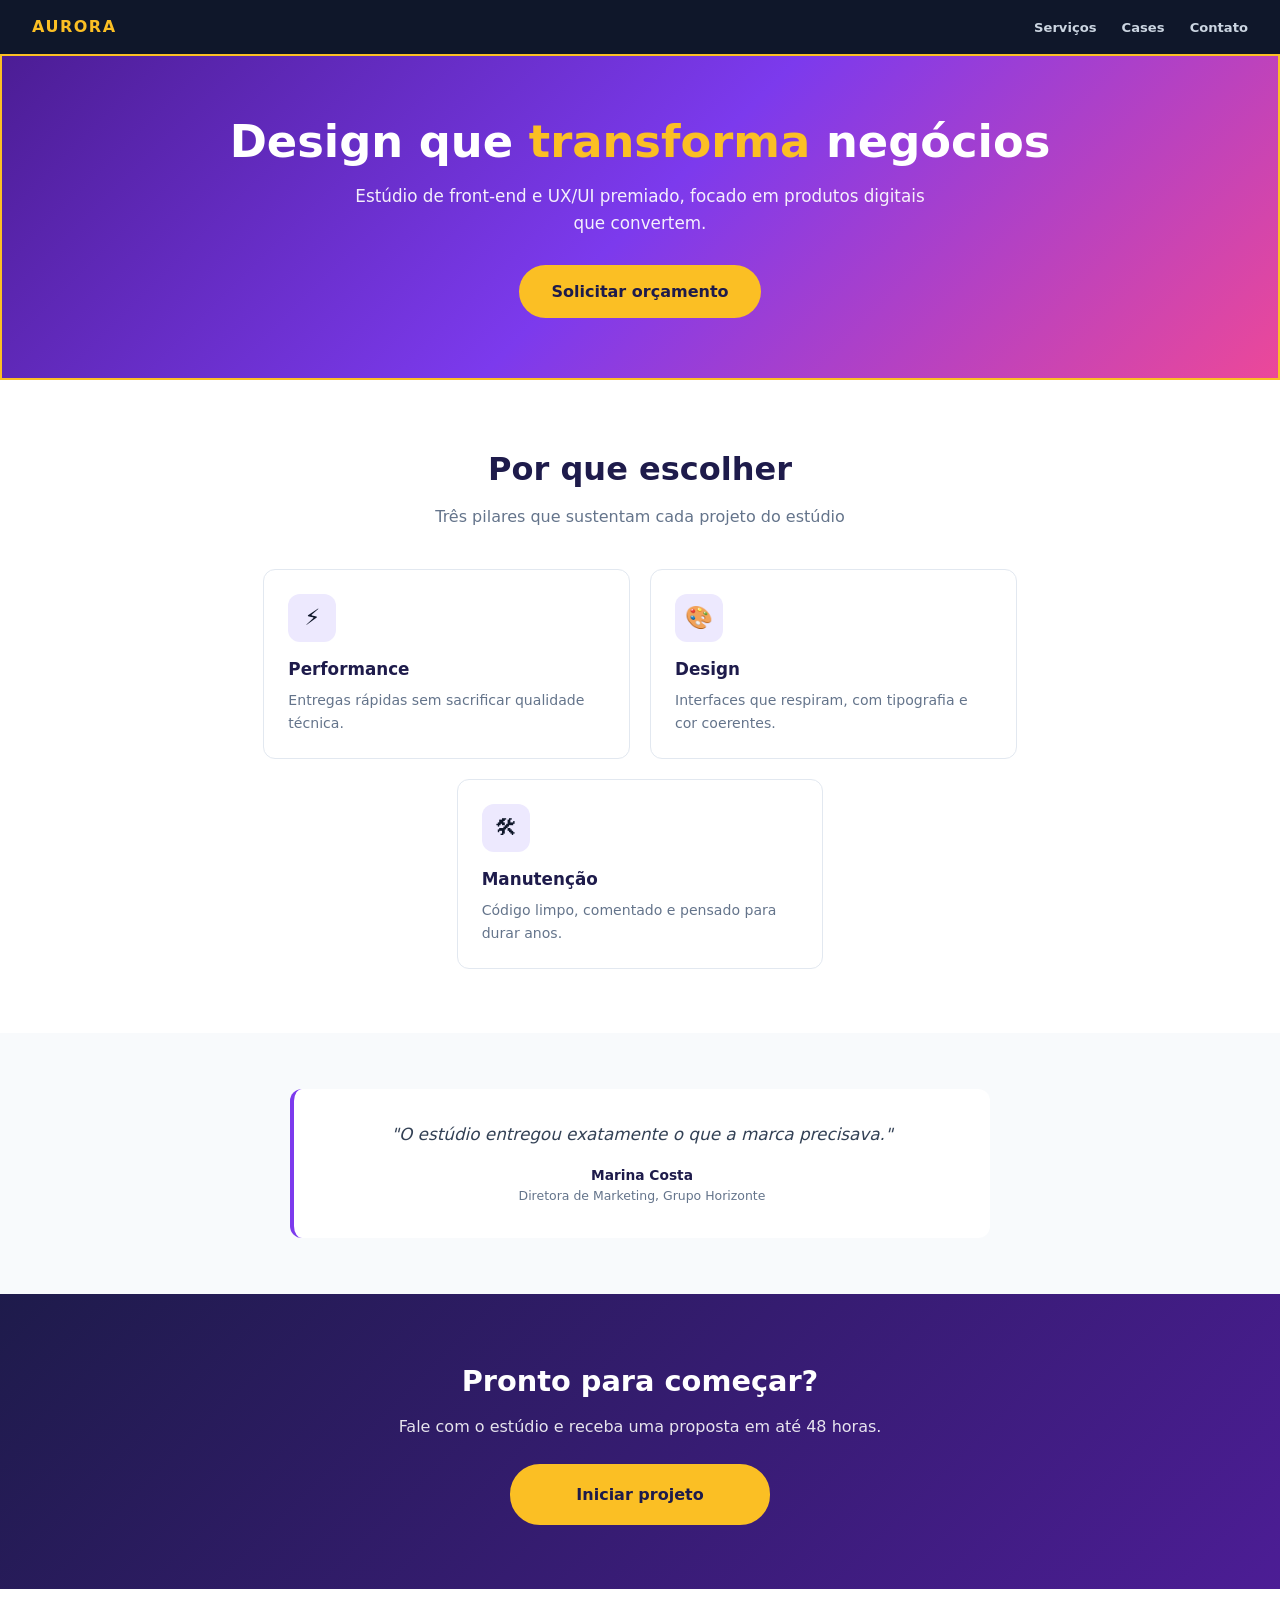
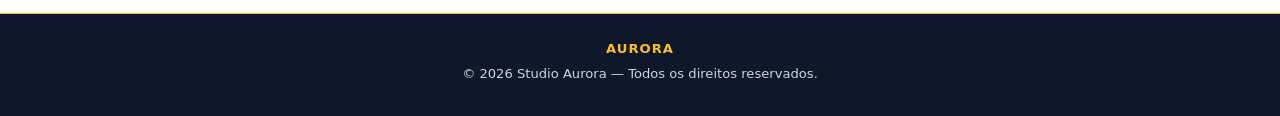
<file: desafios/Studio Aurora/index.html>
<!DOCTYPE html>
<html lang="pt-BR">

<head>
    <meta charset="UTF-8">
    <title>Studio Aurora</title>
    <link rel="stylesheet" href="style.css">
</head>

<body>
    <header class="topo">
        <span class="marca">AURORA</span>
        <nav>
            <a href="#">Serviços</a>
            <a href="#">Cases</a>
            <a href="#">Contato</a>
        </nav>
    </header>

    <section class="hero">
        <h1>Design que <span>transforma</span> negócios</h1>
        <p>Estúdio de front-end e UX/UI premiado, focado em produtos digitais que convertem.</p>
        <a href="#" class="cta">Solicitar orçamento</a>
    </section>

    <section class="secao">
        <div class="secao-titulo">
            <h2>Por que escolher</h2>
            <p>Três pilares que sustentam cada projeto do estúdio</p>
        </div>
        <div class="features">
            <div class="feature">
                <div class="feature-icone">⚡</div>
                <h3>Performance</h3>
                <p>Entregas rápidas sem sacrificar qualidade técnica.</p>
            </div>
            <div class="feature">
                <div class="feature-icone">🎨</div>
                <h3>Design</h3>
                <p>Interfaces que respiram, com tipografia e cor coerentes.</p>
            </div>
            <div class="feature">
                <div class="feature-icone">🛠</div>
                <h3>Manutenção</h3>
                <p>Código limpo, comentado e pensado para durar anos.</p>
            </div>
        </div>
    </section>

    <div class="depoimento-wrap">
        <div class="depoimento">
            "O estúdio entregou exatamente o que a marca precisava."
            <span class="autor">Marina Costa<small>Diretora de Marketing, Grupo Horizonte</small></span>
        </div>
    </div>

    <section class="cta-final-wrap">
        <h2>Pronto para começar?</h2>
        <p>Fale com o estúdio e receba uma proposta em até 48 horas.</p>
        <a href="#" class="cta-final">Iniciar projeto</a>
    </section>

    <footer class="rodape">
        <div class="marca-rodape">AURORA</div>
        <p>© 2026 Studio Aurora — Todos os direitos reservados.</p>
    </footer>
</body>

</html>
</file>
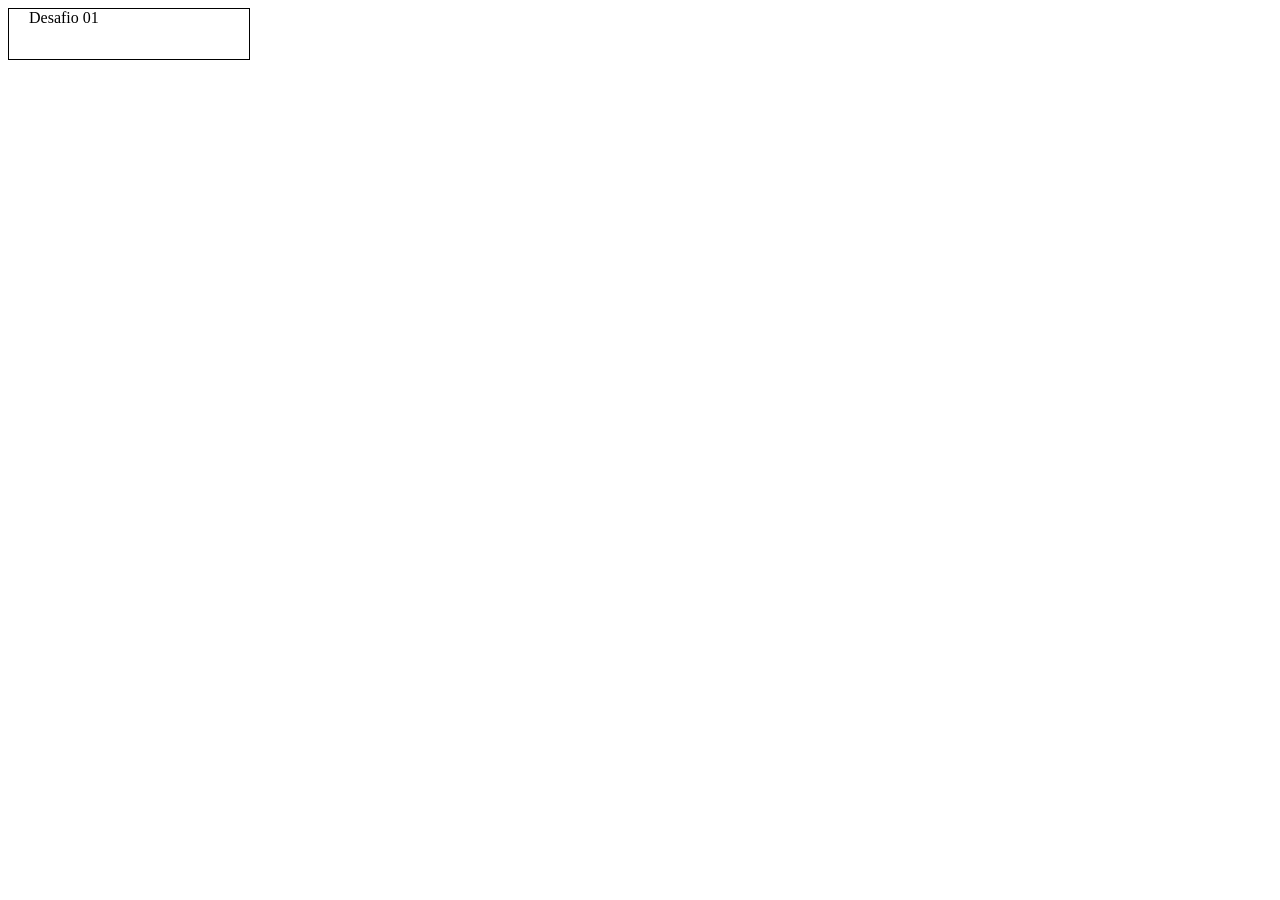
<file: desafios/ds1/desafio-01.html>
<!DOCTYPE html>
<html lang="pt-BR">

<head>
    <meta charset="UTF-8">
    <meta name="viewport" content="width=device-width, initial-scale=1.0">
    <title>Desafio 01</title>
    <link rel="stylesheet" href="style.css">
</head>

<body>
    <div class="caixa">Desafio 01</div>
</body>

</html>
</file>
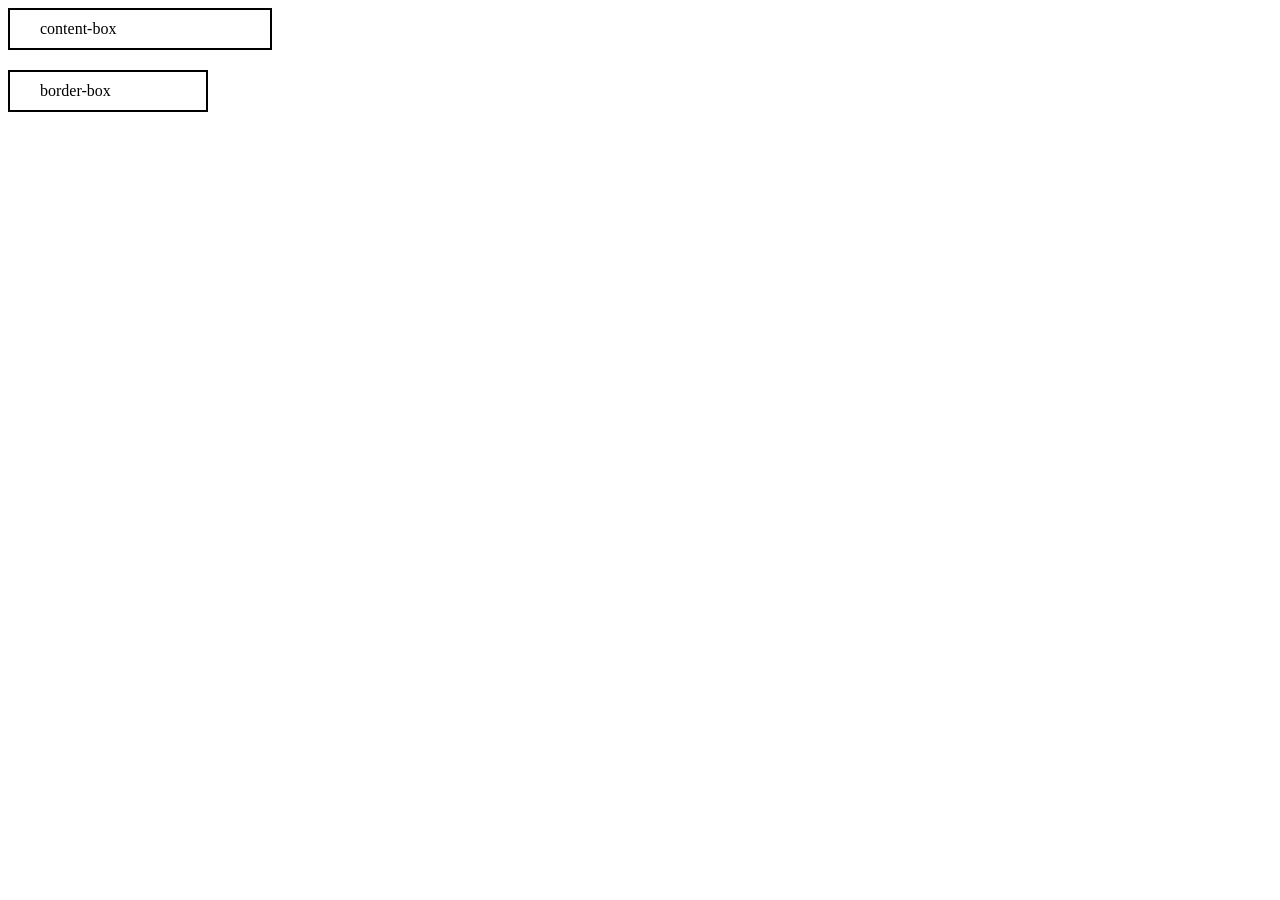
<file: desafios/ds5/desafio-05.html>
<!DOCTYPE html>
<html lang="pt-BR">

<head>
    <meta charset="UTF-8">
    <meta name="viewport" content="width=device-width, initial-scale=1.0">
    <title>Desafio 05</title>
    <link rel="stylesheet" href="desafio-05.css">
</head>

<body>
    <div class="caixa content-box">content-box</div>
    <div class="caixa border-box">border-box</div>
</body>

</html>
</file>
<file: desafios/Studio Aurora/style.css>
* {
    margin: 0;
    padding: 0;
}

body {
    font-family: Inter, "Segoe UI", system-ui, sans-serif;
    color: #0f172a;
    background: #ffffff;
    line-height: 1.6;
}

.topo {
    background: #0f172a;
    color: #ffffff;
    padding: 14px 32px;
    display: flex;
    justify-content: space-between;
    align-items: center;
}

.topo .marca {
    font-weight: 800;
    letter-spacing: 1.5px;
    font-size: 1rem;
    color: #fbbf24;
}

.topo nav a {
    color: #cbd5e1;
    text-decoration: none;
    margin-left: 20px;
    font-weight: 600;
    font-size: 0.82rem;
}


/* CORREÇÃO DEFEITOS 1 e 2: Adicionado box-sizing para o padding e borda não estourarem a largura */

.hero {
    background: linear-gradient(135deg, #4c1d95 0%, #7c3aed 50%, #ec4899 100%);
    color: #ffffff;
    padding: 60px 40px;
    width: 100%;
    border: 2px solid #fbbf24;
    text-align: center;
    box-sizing: border-box;
}

.hero h1 {
    font-size: 2.8rem;
    font-weight: 800;
    line-height: 1.15;
    margin-bottom: 16px;
}

.hero h1 span {
    color: #fbbf24;
}

.hero p {
    font-size: 1.05rem;
    max-width: 600px;
    margin: 0 auto 28px;
    opacity: 0.92;
}

.hero .cta {
    display: inline-block;
    background: #fbbf24;
    color: #1e1b4b;
    padding: 14px 32px;
    border-radius: 30px;
    font-weight: 800;
    text-decoration: none;
}

.secao {
    padding: 64px 32px;
    max-width: 1100px;
    margin: 0 auto;
}

.secao-titulo {
    text-align: center;
    margin-bottom: 40px;
}

.secao-titulo h2 {
    font-size: 2rem;
    font-weight: 800;
    color: #1e1b4b;
    margin-bottom: 8px;
}

.secao-titulo p {
    color: #64748b;
}

.features {
    display: flex;
    gap: 20px;
    flex-wrap: wrap;
    justify-content: center;
}


/* CORREÇÃO DEFEITO 3: box-sizing garante que o padding e borda fiquem dentro dos 33.333% */

.feature {
    width: 33.333%;
    padding: 24px;
    border: 1px solid #e2e8f0;
    border-radius: 12px;
    background: #ffffff;
    box-sizing: border-box;
}

.feature-icone {
    width: 48px;
    height: 48px;
    border-radius: 12px;
    background: #ede9fe;
    display: flex;
    align-items: center;
    justify-content: center;
    font-size: 1.4rem;
    margin-bottom: 14px;
}

.feature h3 {
    font-size: 1.05rem;
    font-weight: 800;
    color: #1e1b4b;
    margin-bottom: 6px;
}

.feature p {
    font-size: 0.88rem;
    color: #64748b;
}

.depoimento-wrap {
    background: #f8fafc;
    padding: 56px 32px;
}


/* CORREÇÃO DEFEITO 4: Adicionado width: 100% para o margin: 0 auto centralizar corretamente */

.depoimento {
    max-width: 700px;
    width: 100%;
    margin: 0 auto;
    text-align: center;
    padding: 32px 40px;
    background: #ffffff;
    border-left: 4px solid #7c3aed;
    border-radius: 12px;
    font-size: 1.05rem;
    font-style: italic;
    color: #334155;
    box-sizing: border-box;
}

.depoimento .autor {
    display: block;
    margin-top: 16px;
    font-style: normal;
    font-weight: 800;
    color: #1e1b4b;
    font-size: 0.86rem;
}

.depoimento .autor small {
    display: block;
    font-weight: 400;
    color: #64748b;
    font-size: 0.78rem;
}

.cta-final-wrap {
    background: linear-gradient(135deg, #1e1b4b 0%, #4c1d95 100%);
    padding: 64px 32px;
    text-align: center;
    color: #ffffff;
}

.cta-final-wrap h2 {
    font-size: 1.8rem;
    font-weight: 800;
    margin-bottom: 10px;
}

.cta-final-wrap p {
    opacity: 0.88;
    margin-bottom: 24px;
}


/* CORREÇÃO DEFEITO 5: box-sizing faz o width de 260px incluir o padding e a borda */

.cta-final {
    display: inline-block;
    width: 260px;
    padding: 16px 32px;
    border: 2px solid #fbbf24;
    background: #fbbf24;
    color: #1e1b4b;
    border-radius: 30px;
    font-weight: 800;
    text-decoration: none;
    box-sizing: border-box;
}


/* CORREÇÃO DEFEITO 6: margin-top cria o respiro de 24px em relação ao bloco anterior */

.rodape {
    background: #0f172a;
    color: #cbd5e1;
    padding: 32px;
    padding-top: 24px;
    border-top: 1px solid #fbbf24;
    text-align: center;
    font-size: 0.82rem;
    margin-top: 24px;
}

.rodape .marca-rodape {
    color: #fbbf24;
    font-weight: 800;
    letter-spacing: 1px;
    margin-bottom: 4px;
}
</file>
<file: desafios/ds1/style.css>
.caixa {
    box-sizing: content-box;
    /* Padrão (200px + 20px padding cada lado = 240px) */
    width: 200px;
    height: 50px;
    padding: 0 20px;
    border: 1px solid #000;
}
</file>
<file: desafios/ds5/desafio-05.css>
.caixa {
    width: 200px;
    padding: 10px 30px;
    border: 2px solid #000;
    margin-bottom: 20px;
}

.content-box {
    box-sizing: content-box;
}

.border-box {
    box-sizing: border-box;
}
</file>
